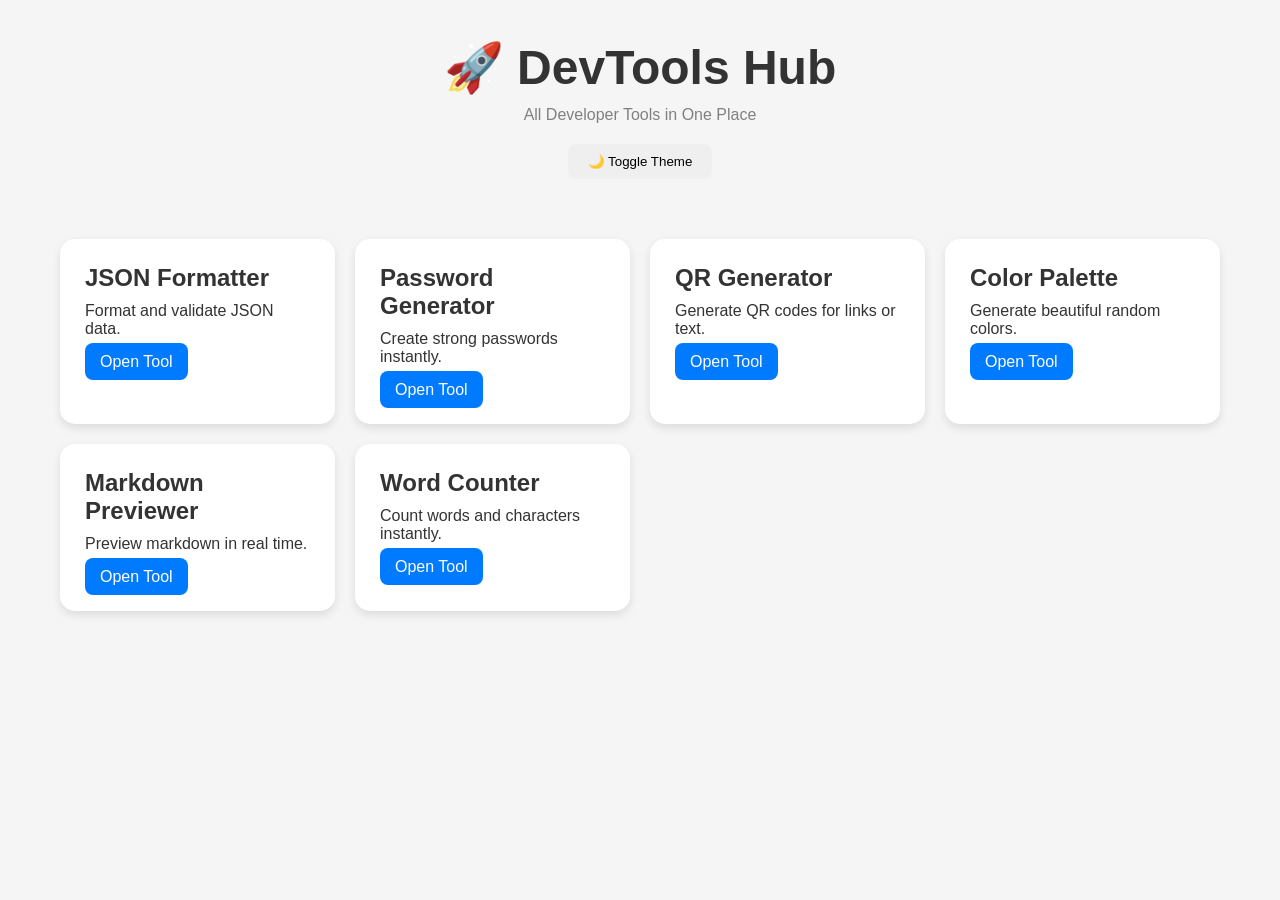
<file: index.html>
<!DOCTYPE html>
<html lang="en">
<head>
    <meta charset="UTF-8">
    <meta name="viewport" content="width=device-width, initial-scale=1.0">
    <title>DevTools Hub</title>
    <link rel="stylesheet" href="style.css">
</head>
<body>

    <header>
        <h1>🚀 DevTools Hub</h1>
        <p>All Developer Tools in One Place</p>

        <button id="themeBtn">🌙 Toggle Theme</button>
    </header>

    <main class="container">

        <div class="tool-card">
            <h2>JSON Formatter</h2>
            <p>Format and validate JSON data.</p>
            <a href="tools/json.html">Open Tool</a>
        </div>

        <div class="tool-card">
            <h2>Password Generator</h2>
            <p>Create strong passwords instantly.</p>
            <a href="tools/password.html">Open Tool</a>
        </div>

        <div class="tool-card">
            <h2>QR Generator</h2>
            <p>Generate QR codes for links or text.</p>
            <a href="tools/qr.html">Open Tool</a>
        </div>

        <div class="tool-card">
            <h2>Color Palette</h2>
            <p>Generate beautiful random colors.</p>
            <a href="tools/color.html">Open Tool</a>
        </div>

        <div class="tool-card">
            <h2>Markdown Previewer</h2>
            <p>Preview markdown in real time.</p>
            <a href="tools/markdown.html">Open Tool</a>
        </div>

        <div class="tool-card">
            <h2>Word Counter</h2>
            <p>Count words and characters instantly.</p>
            <a href="tools/counter.html">Open Tool</a>
        </div>

    </main>

    <script src="script.js"></script>

</body>
</html>
</file>
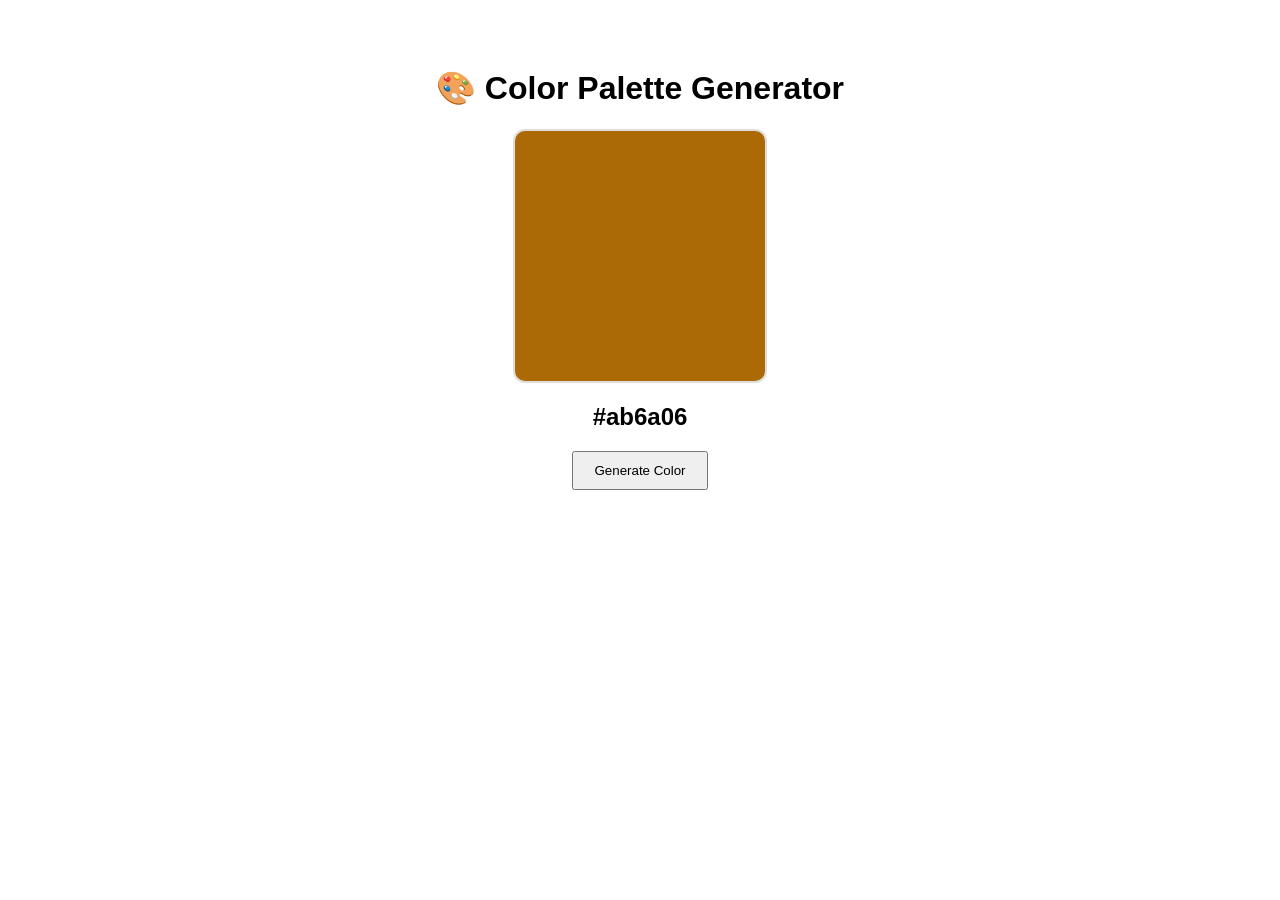
<file: tools/color.html>
<!DOCTYPE html>
<html lang="en">
<head>
<meta charset="UTF-8">
<meta name="viewport" content="width=device-width, initial-scale=1.0">
<title>Color Palette Generator</title>

<style>
body{
    font-family:Arial;
    text-align:center;
    padding:40px;
}

#colorBox{
    width:250px;
    height:250px;
    margin:20px auto;
    border-radius:12px;
    border:2px solid #ddd;
}

button{
    padding:10px 20px;
}

h2{
    margin-top:20px;
}
</style>
</head>
<body>

<h1>🎨 Color Palette Generator</h1>

<div id="colorBox"></div>

<h2 id="colorCode">#FFFFFF</h2>

<button onclick="generateColor()">
Generate Color
</button>

<script>
function generateColor(){

    const color =
    "#" + Math.floor(
        Math.random()*16777215
    ).toString(16).padStart(6,"0");

    document.getElementById("colorBox")
    .style.background = color;

    document.getElementById("colorCode")
    .innerText = color;
}

generateColor();
</script>

</body>
</html>
</file>
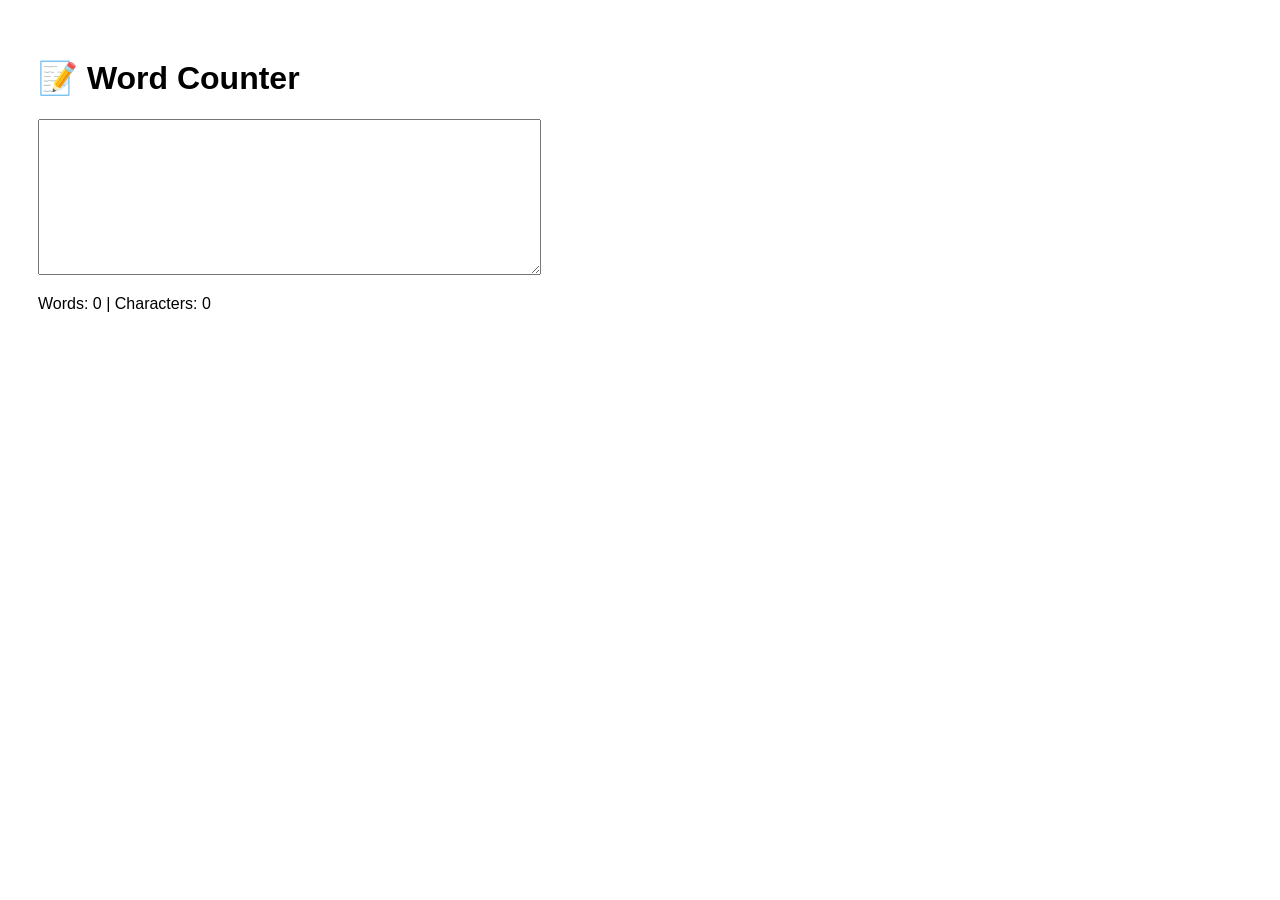
<file: tools/counter.html>
<!DOCTYPE html>
<html>
<head>
    <title>Word Counter</title>
</head>
<body style="font-family:Arial;padding:30px">

<h1>📝 Word Counter</h1>

<textarea
id="text"
rows="10"
cols="60"
oninput="countWords()">
</textarea>

<p id="result">
Words: 0 | Characters: 0
</p>

<script>
function countWords(){

    let text =
    document.getElementById("text").value;

    let words =
    text.trim().split(/\s+/).filter(Boolean).length;

    document.getElementById("result").innerHTML =
    `Words: ${words} | Characters: ${text.length}`;
}
</script>

</body>
</html>
</file>
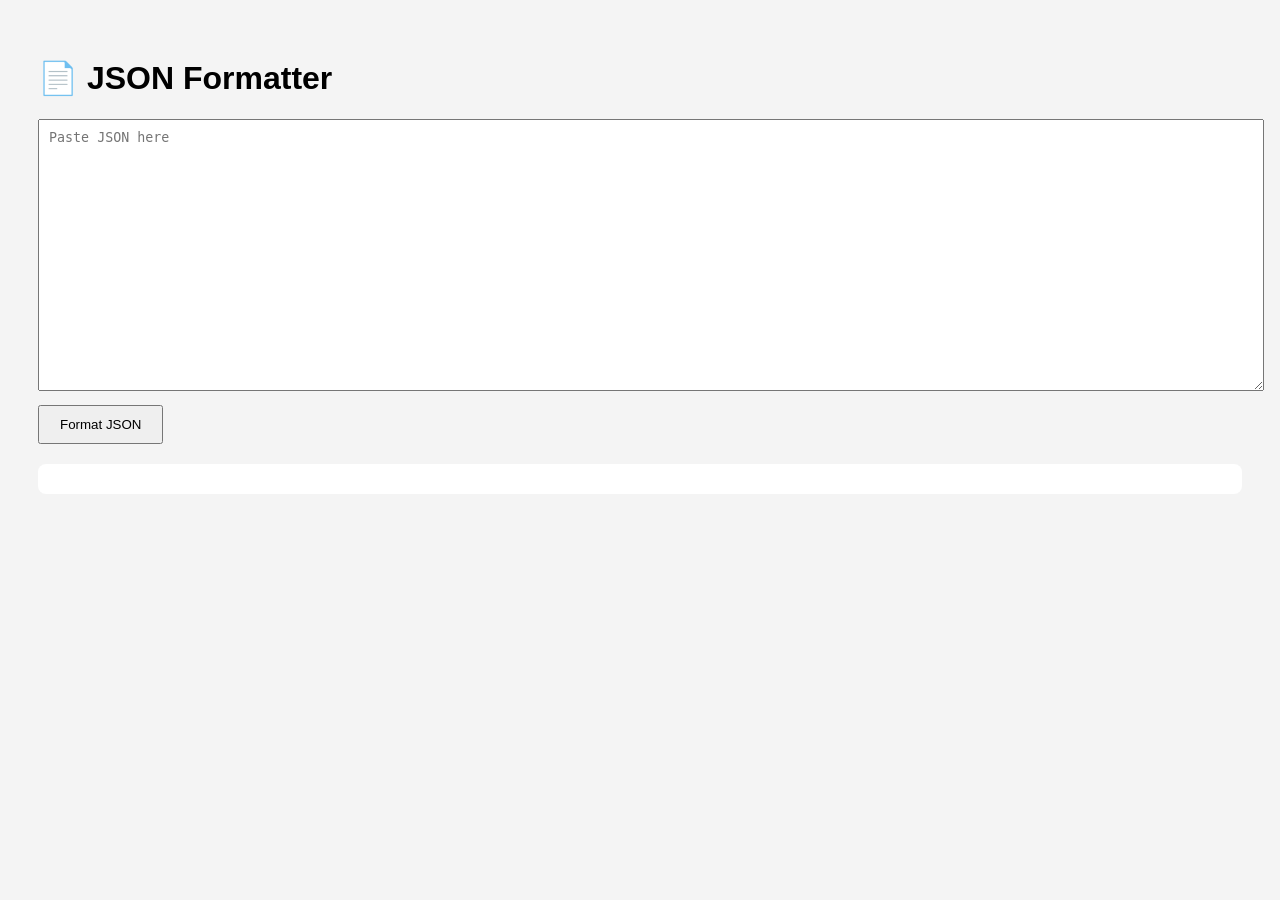
<file: tools/json.html>
<!DOCTYPE html>
<html lang="en">
<head>
<meta charset="UTF-8">
<meta name="viewport" content="width=device-width, initial-scale=1.0">
<title>JSON Formatter</title>

<style>
body{
    font-family:Arial,sans-serif;
    padding:30px;
    background:#f4f4f4;
}

textarea{
    width:100%;
    height:250px;
    padding:10px;
}

button{
    margin-top:10px;
    padding:10px 20px;
}

pre{
    background:white;
    padding:15px;
    margin-top:20px;
    border-radius:8px;
    white-space:pre-wrap;
}
</style>
</head>
<body>

<h1>📄 JSON Formatter</h1>

<textarea id="jsonInput" placeholder="Paste JSON here"></textarea>

<br>

<button onclick="formatJSON()">Format JSON</button>

<pre id="output"></pre>

<script>
function formatJSON(){

    const input =
    document.getElementById("jsonInput").value;

    const output =
    document.getElementById("output");

    try{
        const parsed = JSON.parse(input);

        output.textContent =
        JSON.stringify(parsed,null,4);

    }catch(error){

        output.textContent =
        "❌ Invalid JSON";
    }
}
</script>

</body>
</html>
</file>
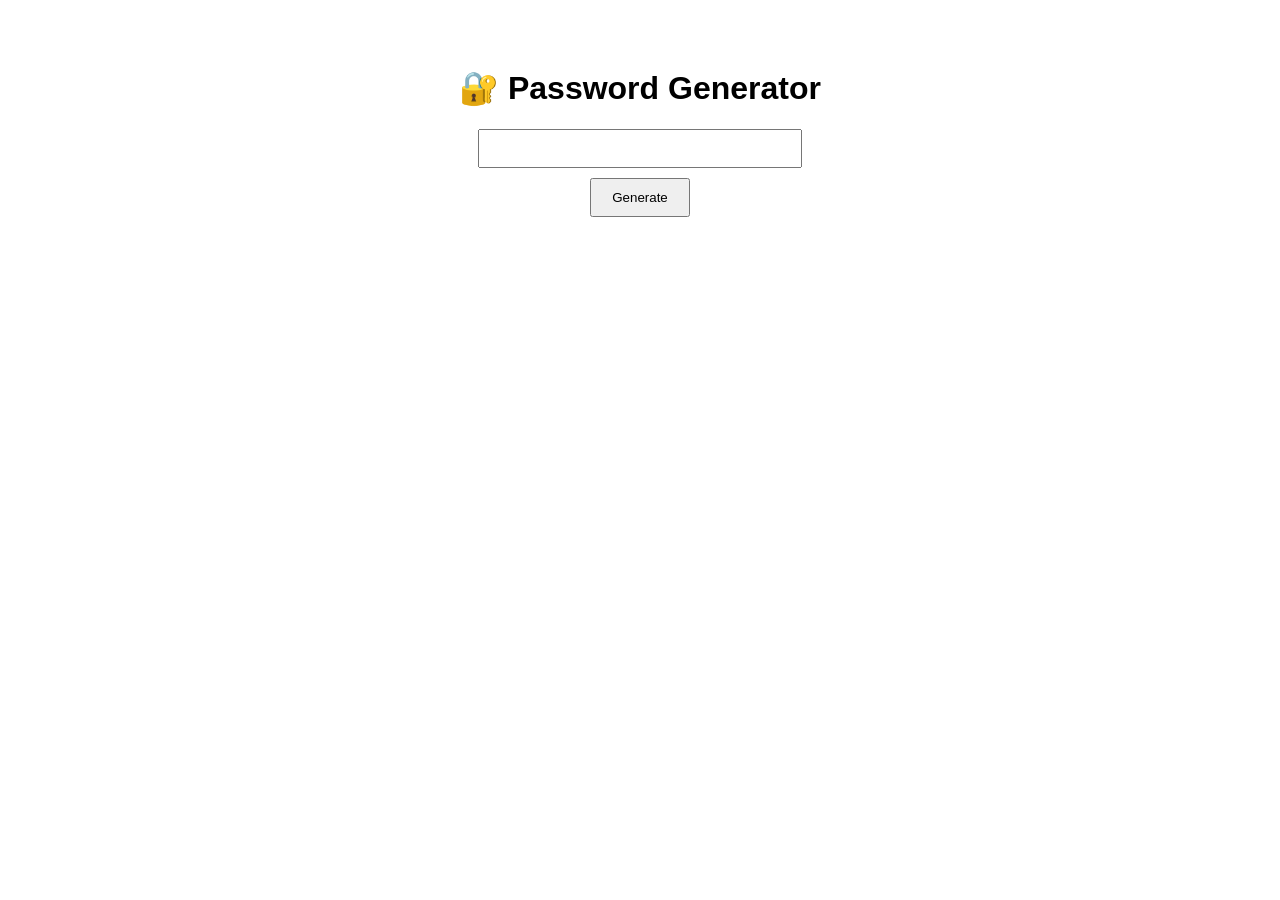
<file: tools/password.html>
<!DOCTYPE html>
<html>
<head>
    <title>Password Generator</title>
    <style>
        body{
            font-family:Arial;
            text-align:center;
            padding:40px;
        }

        input{
            padding:10px;
            width:300px;
        }

        button{
            padding:10px 20px;
            margin:10px;
        }
    </style>
</head>
<body>

<h1>🔐 Password Generator</h1>

<input type="text" id="password" readonly>

<br>

<button onclick="generatePassword()">
Generate
</button>

<script>
function generatePassword(){

    const chars =
    "ABCDEFGHIJKLMNOPQRSTUVWXYZabcdefghijklmnopqrstuvwxyz0123456789!@#$%^&*";

    let password = "";

    for(let i=0;i<12;i++){
        password += chars.charAt(
            Math.floor(Math.random()*chars.length)
        );
    }

    document.getElementById("password").value =
    password;
}
</script>

</body>
</html>
</file>
<file: style.css>
*{
    margin:0;
    padding:0;
    box-sizing:border-box;
    font-family:Arial,sans-serif;
}

body{
    background:#f5f5f5;
    color:#333;
    transition:0.3s;
}

header{
    text-align:center;
    padding:40px 20px;
}

header h1{
    font-size:3rem;
}

header p{
    margin-top:10px;
    color:gray;
}

#themeBtn{
    margin-top:20px;
    padding:10px 20px;
    border:none;
    border-radius:8px;
    cursor:pointer;
}

.container{
    max-width:1200px;
    margin:auto;
    padding:20px;
    display:grid;
    grid-template-columns:repeat(auto-fit,minmax(250px,1fr));
    gap:20px;
}

.tool-card{
    background:white;
    padding:25px;
    border-radius:15px;
    box-shadow:0 4px 10px rgba(0,0,0,.1);
    transition:0.3s;
}

.tool-card:hover{
    transform:translateY(-5px);
}

.tool-card h2{
    margin-bottom:10px;
}

.tool-card p{
    margin-bottom:15px;
}

.tool-card a{
    text-decoration:none;
    background:#007bff;
    color:white;
    padding:10px 15px;
    border-radius:8px;
}

.dark{
    background:#121212;
    color:white;
}

.dark .tool-card{
    background:#1f1f1f;
}
</file>
